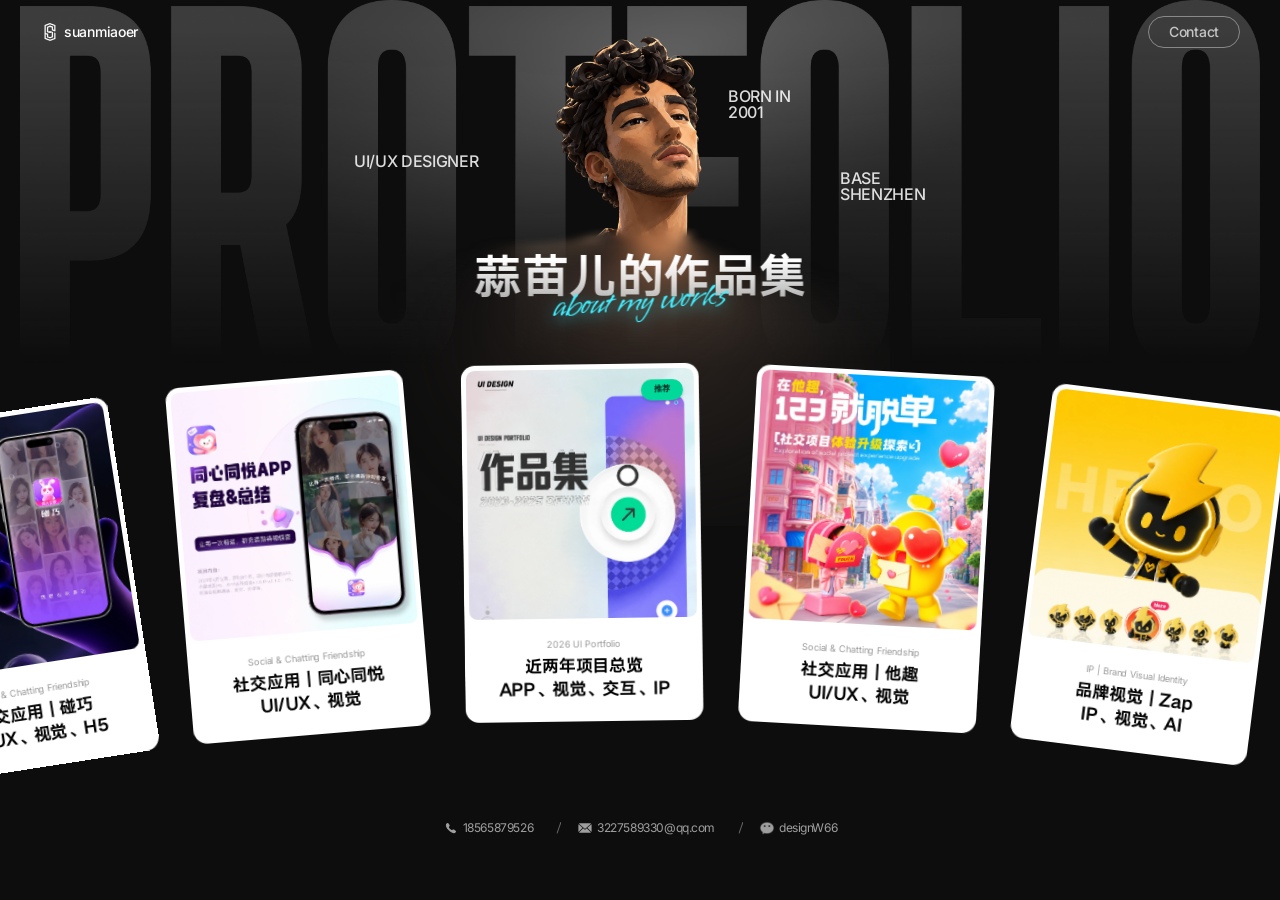
<file: index.html>
<!doctype html>
<html lang="zh-CN">
  <head>
    <meta charset="UTF-8" />
    <meta http-equiv="refresh" content="0; url=./portfolio-agent.html" />
    <meta name="viewport" content="width=device-width, initial-scale=1" />
    <title>Portfolio</title>
  </head>
  <body>
    <p>正在打开作品集…</p>
    <script>window.location.replace('./portfolio-agent.html');</script>
  </body>
</html>
</file>
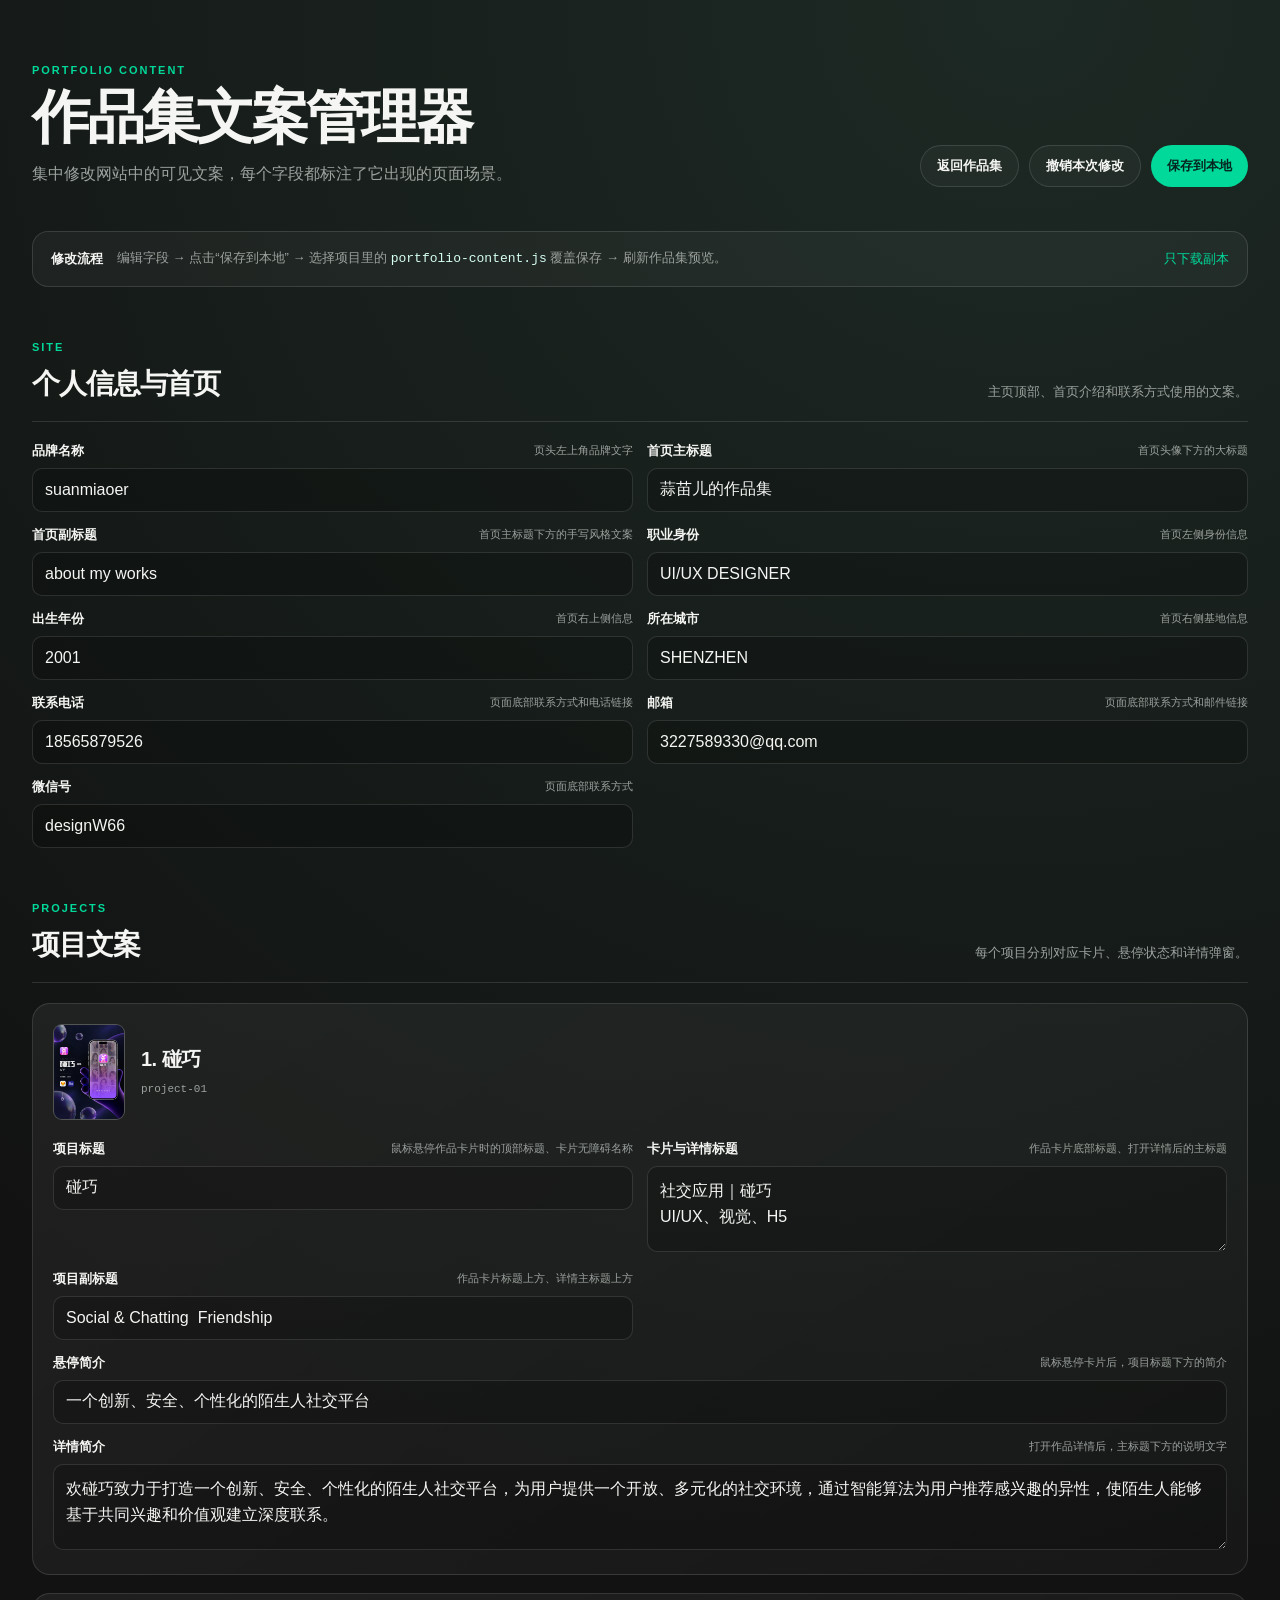
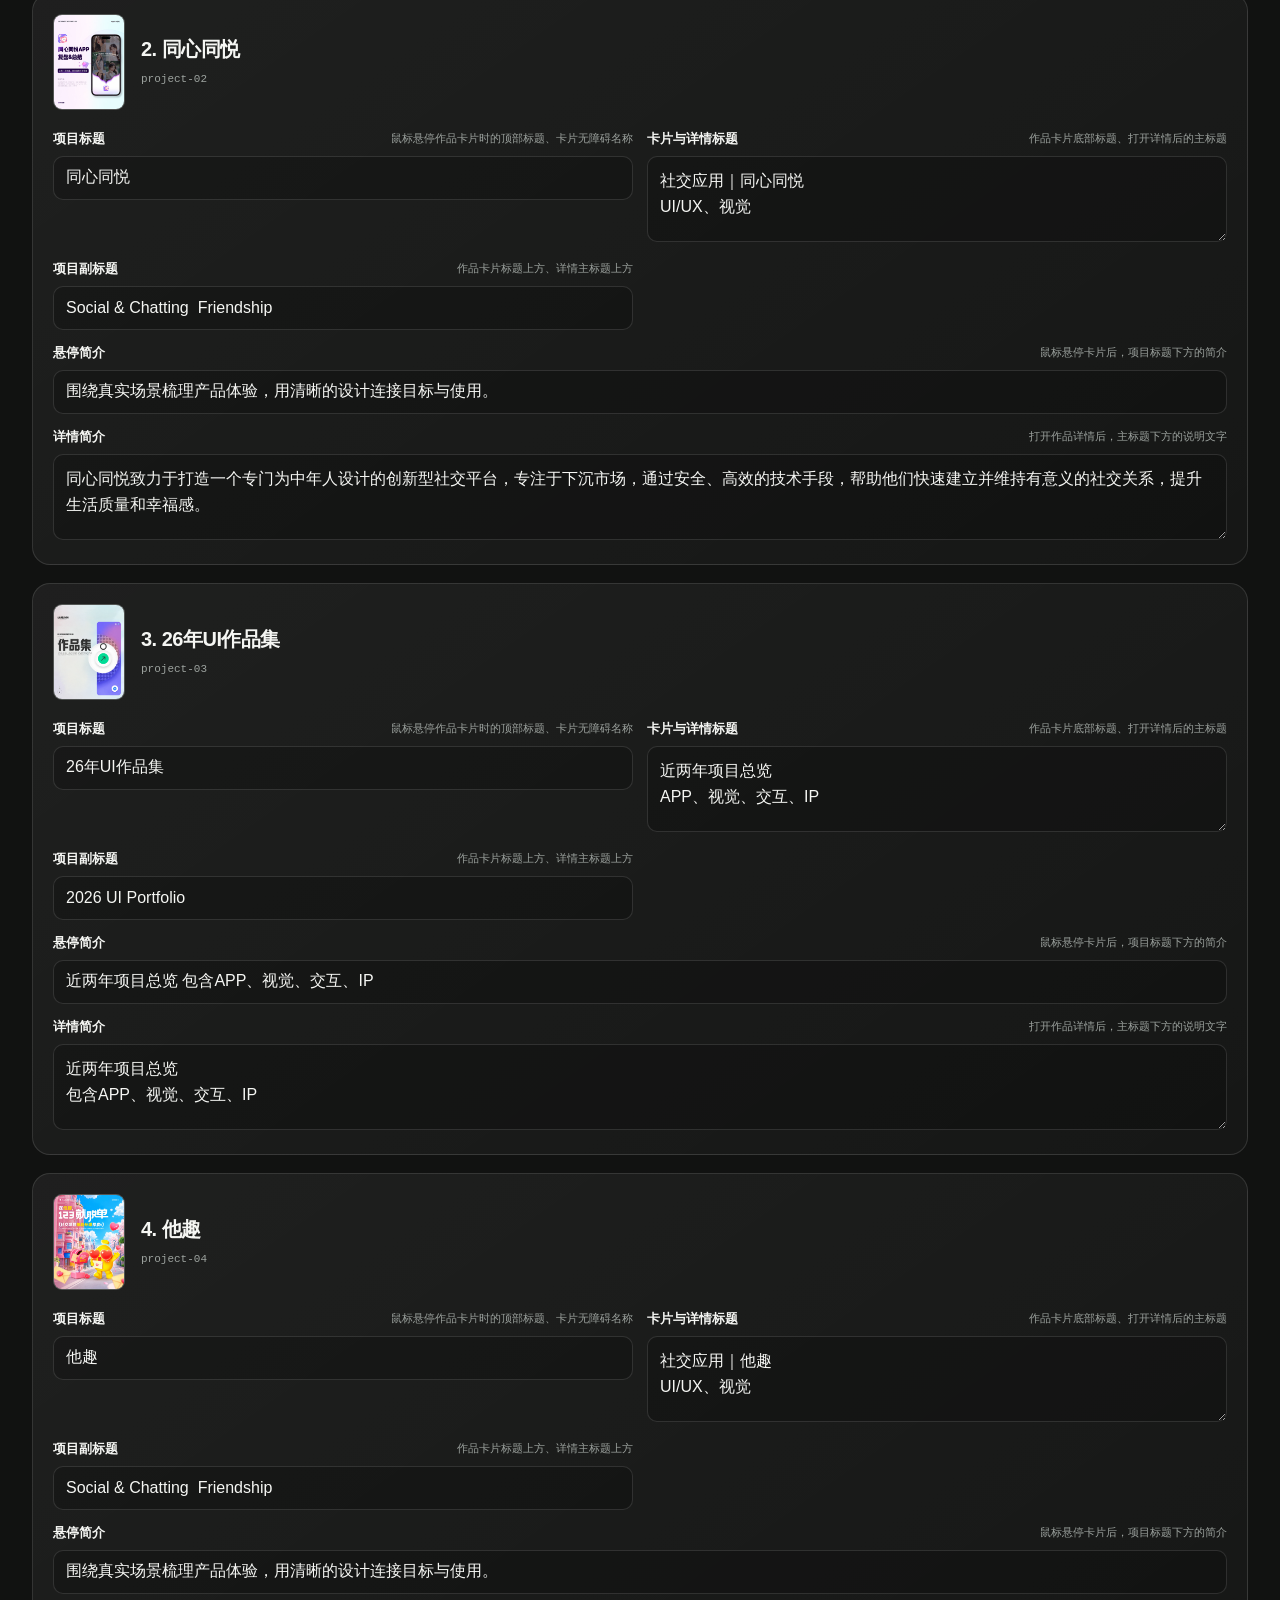
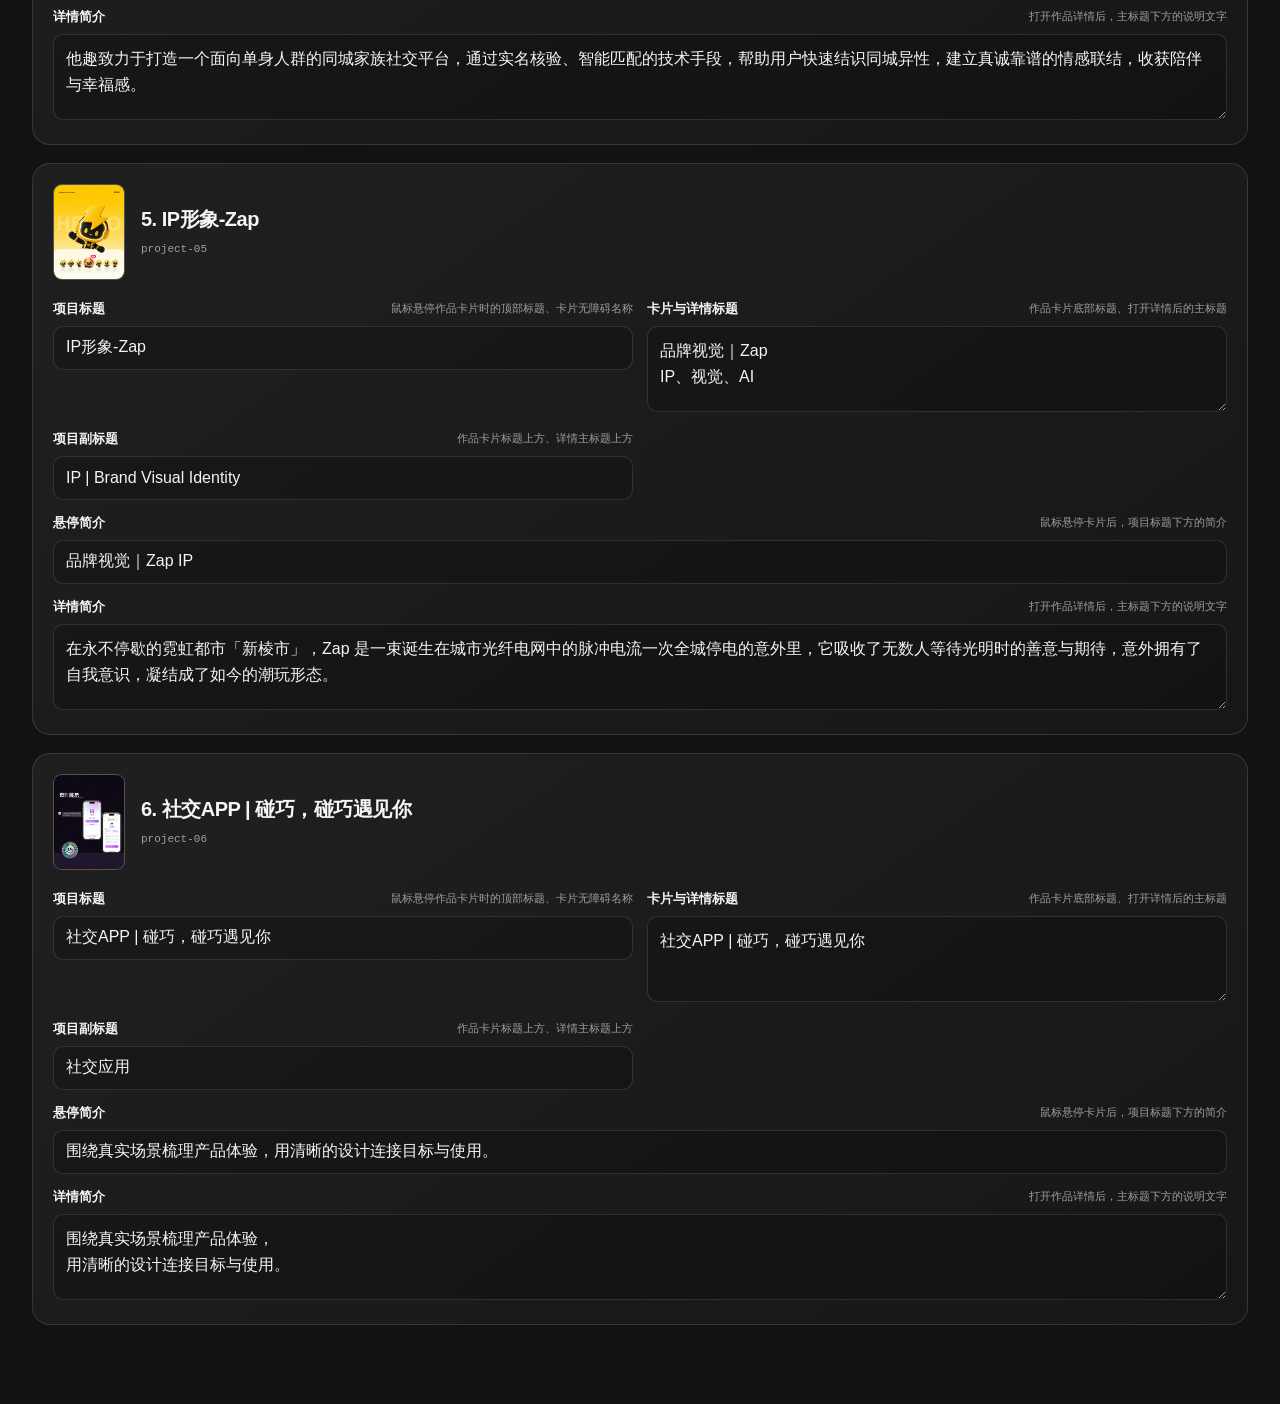
<file: content-editor.html>
<!doctype html>
<html lang="zh-CN">
<head>
  <meta charset="utf-8" />
  <meta name="viewport" content="width=device-width, initial-scale=1" />
  <title>作品集文案管理器</title>
  <link rel="stylesheet" href="content-editor.css" />
</head>
<body>
  <header class="editor-header">
    <div>
      <p class="eyebrow">PORTFOLIO CONTENT</p>
      <h1>作品集文案管理器</h1>
      <p class="lede">集中修改网站中的可见文案，每个字段都标注了它出现的页面场景。</p>
    </div>
    <div class="header-actions">
      <a class="button button-ghost" href="portfolio-agent.html">返回作品集</a>
      <button class="button button-ghost" id="reset-button" type="button">撤销本次修改</button>
      <button class="button button-primary" id="save-button" type="button">保存到本地</button>
    </div>
  </header>

  <main class="editor-main">
    <section class="notice-card">
      <strong>修改流程</strong>
      <span>编辑字段 → 点击“保存到本地” → 选择项目里的 <code>portfolio-content.js</code> 覆盖保存 → 刷新作品集预览。</span>
      <button class="text-button" id="download-button" type="button">只下载副本</button>
    </section>

    <section class="editor-section">
      <div class="section-heading">
        <div>
          <p class="section-kicker">SITE</p>
          <h2>个人信息与首页</h2>
        </div>
        <p>主页顶部、首页介绍和联系方式使用的文案。</p>
      </div>
      <div class="field-grid" id="site-fields"></div>
    </section>

    <section class="editor-section">
      <div class="section-heading">
        <div>
          <p class="section-kicker">PROJECTS</p>
          <h2>项目文案</h2>
        </div>
        <p>每个项目分别对应卡片、悬停状态和详情弹窗。</p>
      </div>
      <div class="project-list" id="project-fields"></div>
    </section>
  </main>

  <div class="toast" id="toast" role="status" aria-live="polite"></div>
  <script src="portfolio-content.js"></script>
  <script src="content-editor.js"></script>
</body>
</html>
</file>
<file: content-editor.css>
:root {
  color-scheme: dark;
  --bg: #111211;
  --panel: #1a1c1b;
  --panel-raised: #222523;
  --line: rgba(255, 255, 255, .12);
  --muted: #9ca29e;
  --text: #f5f6f3;
  --accent: #00d99a;
  font-family: -apple-system, BlinkMacSystemFont, "PingFang SC", "Microsoft YaHei", sans-serif;
}
* { box-sizing: border-box; }
body { margin: 0; min-height: 100vh; color: var(--text); background: radial-gradient(circle at 80% 0%, #1d2924, transparent 34%), var(--bg); }
button, input, textarea { font: inherit; }
.editor-header { max-width: 1280px; margin: 0 auto; padding: 64px 32px 44px; display: flex; gap: 32px; align-items: flex-end; justify-content: space-between; }
.eyebrow, .section-kicker { margin: 0 0 12px; color: var(--accent); font-size: 11px; font-weight: 700; letter-spacing: .18em; }
h1, h2, p { margin-top: 0; }
h1 { margin-bottom: 14px; font-size: clamp(34px, 5vw, 58px); line-height: 1; letter-spacing: -.055em; }
.lede { max-width: 560px; margin-bottom: 0; color: var(--muted); line-height: 1.7; }
.header-actions { display: flex; gap: 10px; flex-wrap: wrap; justify-content: flex-end; }
.button, .text-button { border: 0; cursor: pointer; transition: transform .2s ease, background .2s ease, border-color .2s ease; }
.button { display: inline-flex; align-items: center; justify-content: center; min-height: 42px; padding: 0 16px; border-radius: 999px; text-decoration: none; font-size: 13px; font-weight: 700; }
.button:hover, .text-button:hover { transform: translateY(-1px); }
.button-primary { background: var(--accent); color: #06251f; }
.button-ghost { border: 1px solid var(--line); background: rgba(255,255,255,.03); color: var(--text); }
.editor-main { max-width: 1280px; margin: 0 auto; padding: 0 32px 80px; }
.notice-card { display: flex; align-items: center; gap: 14px; padding: 16px 18px; border: 1px solid var(--line); border-radius: 16px; background: rgba(255,255,255,.04); color: var(--muted); font-size: 13px; line-height: 1.6; }
.notice-card strong { color: var(--text); white-space: nowrap; }
.notice-card code { color: #d6fff2; }
.text-button { margin-left: auto; padding: 0; background: none; color: var(--accent); white-space: nowrap; }
.editor-section { margin-top: 54px; }
.section-heading { display: flex; align-items: flex-end; justify-content: space-between; gap: 24px; margin-bottom: 20px; border-bottom: 1px solid var(--line); padding-bottom: 18px; }
.section-heading h2 { margin-bottom: 0; font-size: 28px; letter-spacing: -.04em; }
.section-heading > p { max-width: 380px; margin-bottom: 0; color: var(--muted); font-size: 13px; line-height: 1.6; text-align: right; }
.field-grid { display: grid; grid-template-columns: repeat(2, minmax(0, 1fr)); gap: 14px; }
.project-list { display: grid; gap: 18px; }
.project-card { padding: 20px; border: 1px solid var(--line); border-radius: 18px; background: linear-gradient(145deg, rgba(255,255,255,.06), rgba(255,255,255,.025)); }
.project-card-heading { display: flex; align-items: center; gap: 16px; margin-bottom: 20px; }
.project-card-thumbnail { display: block; flex: none; width: 72px; aspect-ratio: 3 / 4; object-fit: cover; border-radius: 9px; background: #343735; border: 1px solid rgba(255,255,255,.15); }
.project-card-heading-text { min-width: 0; }
.project-card-heading h3 { margin: 0 0 6px; font-size: 20px; line-height: 1.3; letter-spacing: -.025em; }
.project-card-heading span { color: var(--muted); font: 11px/1.4 ui-monospace, SFMono-Regular, Menlo, monospace; }
.project-fields { display: grid; grid-template-columns: repeat(2, minmax(0, 1fr)); gap: 14px; }
.field { min-width: 0; }
.field-wide { grid-column: 1 / -1; }
.field label { display: flex; align-items: center; justify-content: space-between; gap: 12px; margin-bottom: 8px; font-size: 13px; font-weight: 700; }
.field label span { color: var(--muted); font-size: 11px; font-weight: 400; text-align: right; }
.field input, .field textarea { width: 100%; border: 1px solid var(--line); border-radius: 10px; outline: none; background: rgba(0,0,0,.2); color: var(--text); }
.field input { min-height: 44px; padding: 0 12px; }
.field textarea { min-height: 86px; padding: 11px 12px; resize: vertical; line-height: 1.6; }
.field input:focus, .field textarea:focus { border-color: var(--accent); box-shadow: 0 0 0 3px rgba(0,217,154,.12); }
.field small { display: block; margin-top: 7px; color: #737b76; font-size: 11px; line-height: 1.5; }
.toast { position: fixed; right: 24px; bottom: 24px; max-width: 360px; padding: 13px 16px; border: 1px solid rgba(0,217,154,.35); border-radius: 12px; background: #12261f; color: #d6fff2; box-shadow: 0 18px 50px rgba(0,0,0,.28); opacity: 0; transform: translateY(12px); pointer-events: none; transition: opacity .25s ease, transform .25s ease; }
.toast.is-visible { opacity: 1; transform: translateY(0); }
@media (max-width: 780px) {
  .editor-header { display: block; padding: 42px 20px 28px; }
  .header-actions { justify-content: flex-start; margin-top: 24px; }
  .editor-main { padding: 0 20px 56px; }
  .notice-card, .section-heading { display: block; }
  .notice-card > * { display: block; margin: 0 0 8px; }
  .notice-card > :last-child { margin-bottom: 0; }
  .section-heading > p { margin-top: 12px; text-align: left; }
  .field-grid, .project-fields { grid-template-columns: 1fr; }
  .field-wide { grid-column: auto; }
}
</file>
